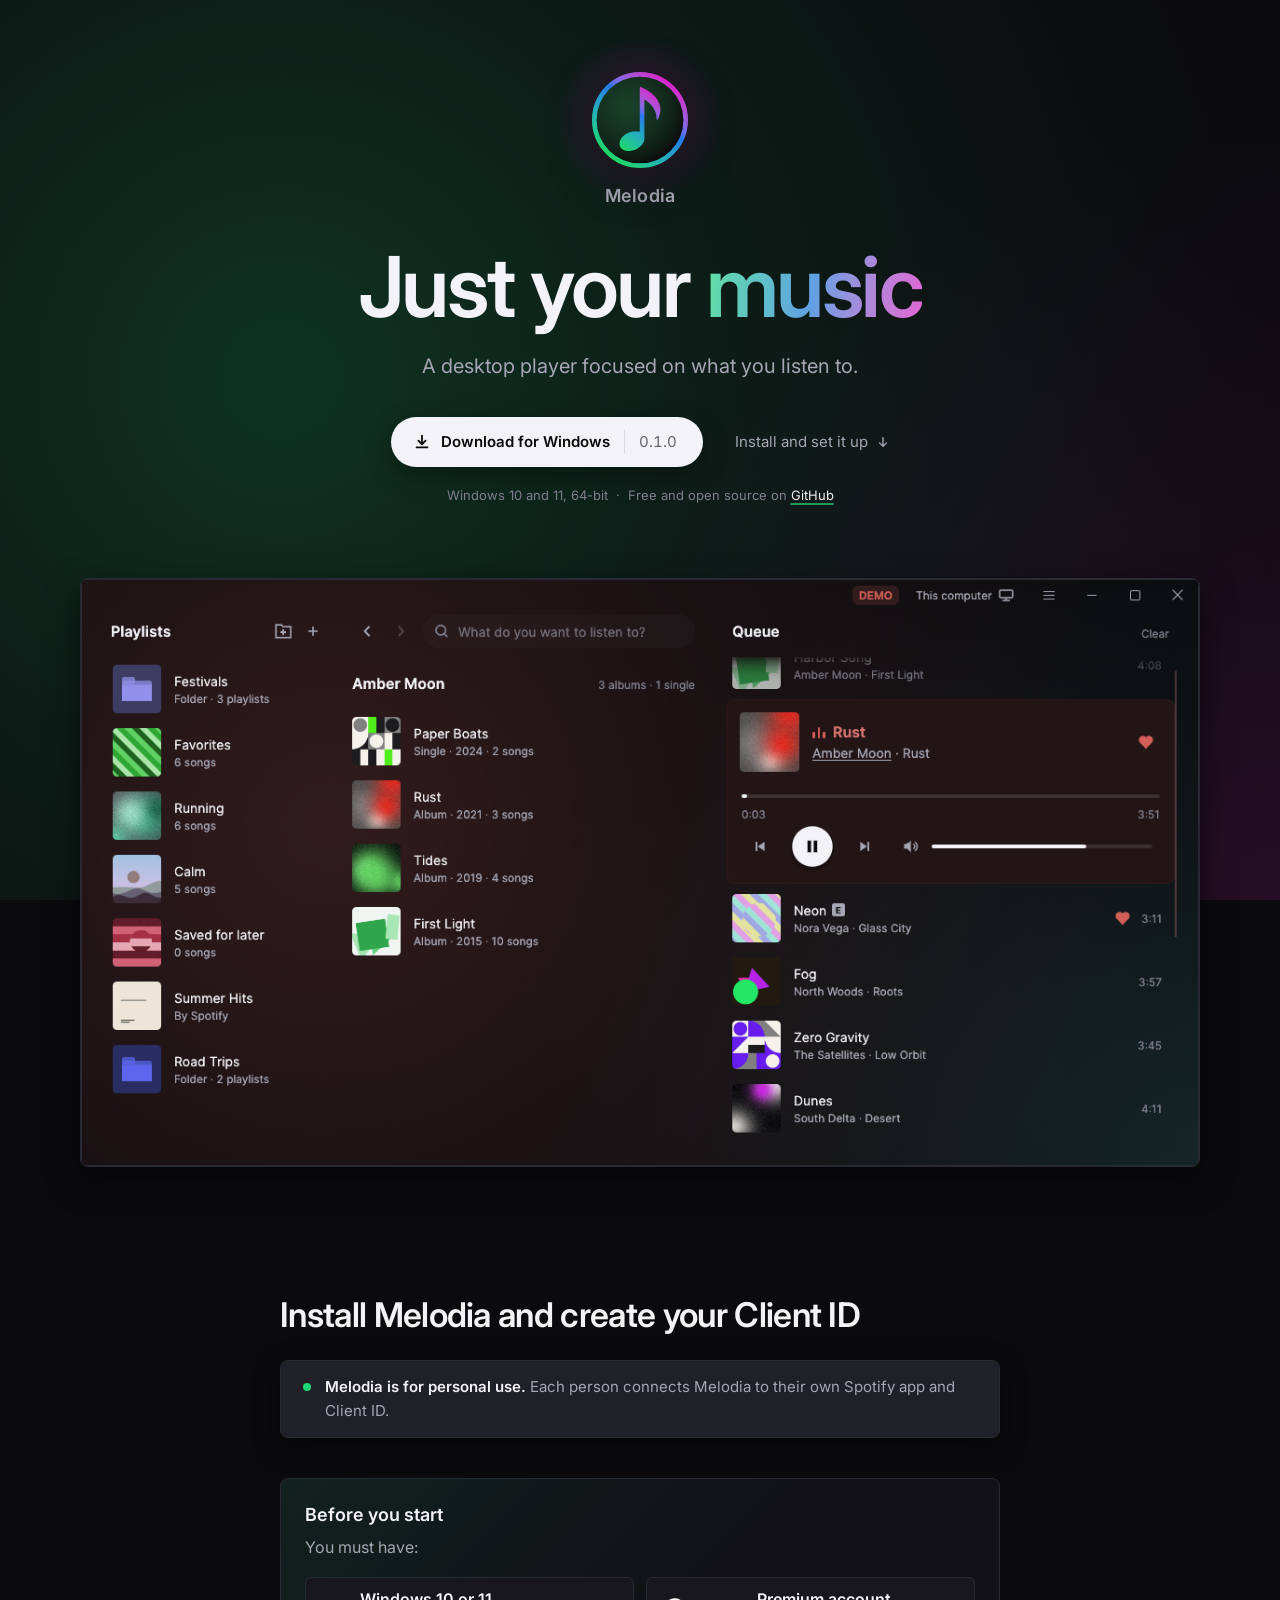
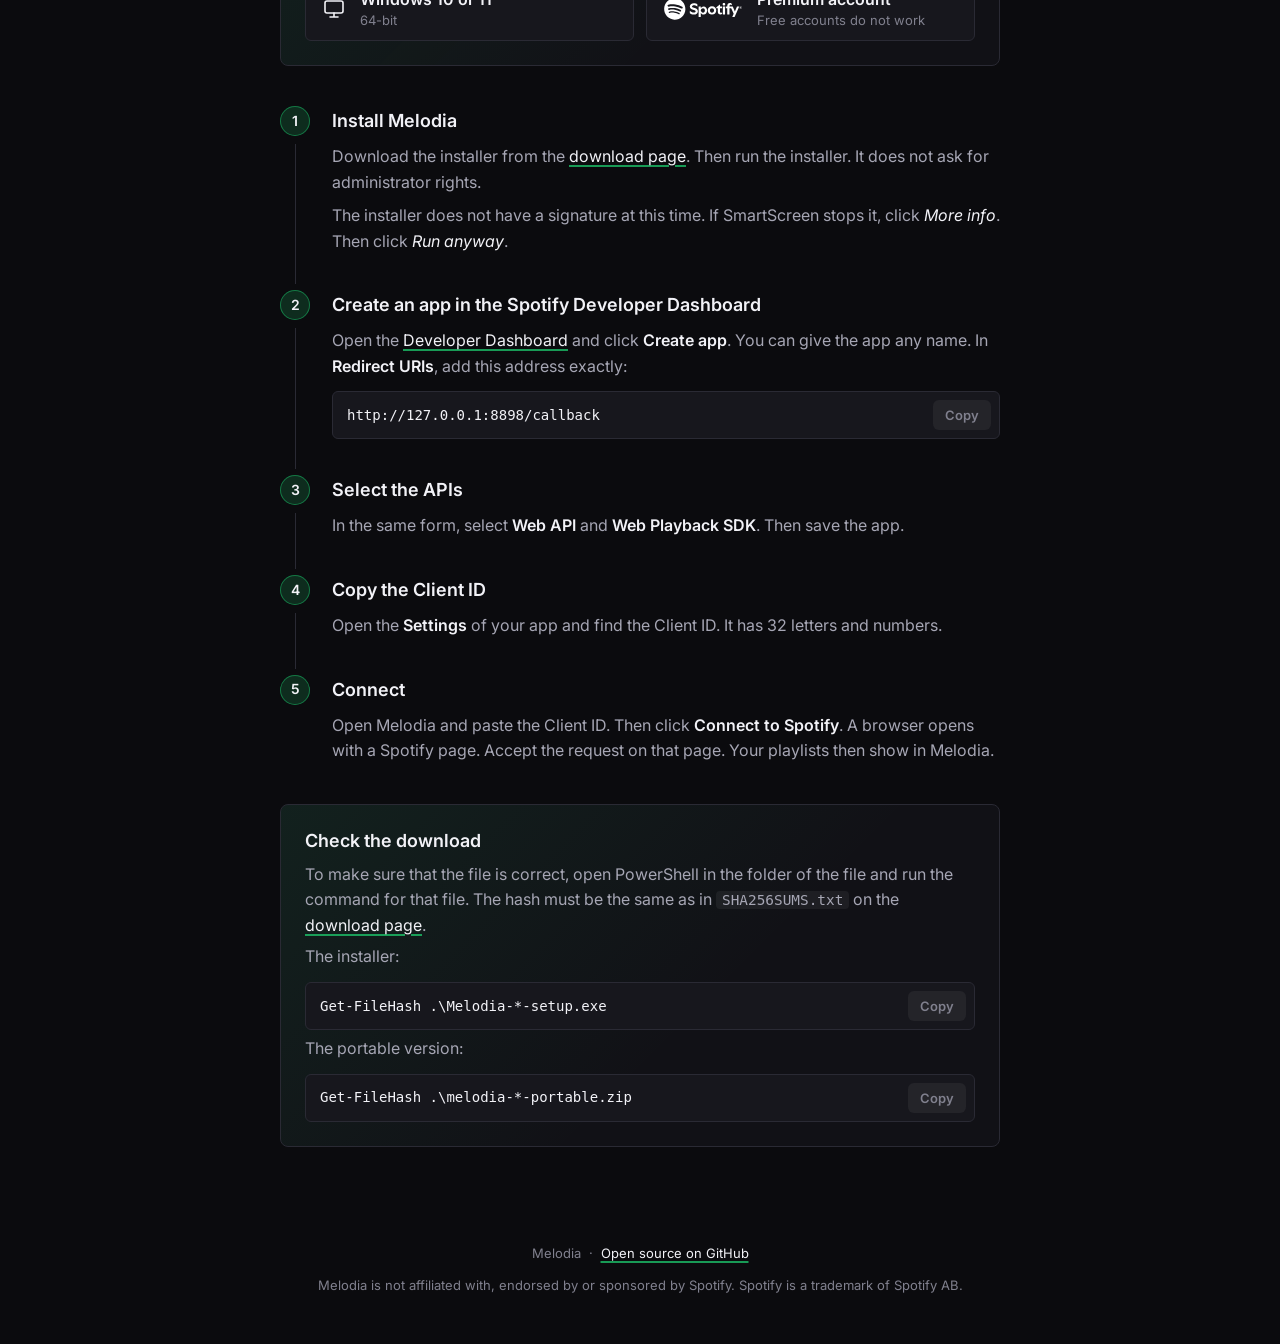
<file: web/index.html>
<!doctype html>
<html lang="en">
<head>
  <meta charset="utf-8">
  <meta name="viewport" content="width=device-width, initial-scale=1">
  <title>Melodia: just your music</title>
  <link rel="canonical" href="https://melodia.nuzkito.es/">
  <meta name="description" content="Melodia is a desktop player for Spotify on Windows, focused on what you listen to.">
  <meta name="color-scheme" content="dark">
  <meta name="theme-color" content="#0b0b0e">
  <!-- Link previews. Facebook and LinkedIn read an absolute og:image only: it must have the
       domain of the site when the site is public. -->
  <meta property="og:type" content="website">
  <meta property="og:site_name" content="Melodia">
  <meta property="og:url" content="https://melodia.nuzkito.es/">
  <meta property="og:title" content="Melodia: just your music">
  <meta property="og:description" content="A desktop player for Spotify on Windows, focused on what you listen to.">
  <meta property="og:image" content="https://melodia.nuzkito.es/player.png">
  <meta property="og:image:width" content="1200">
  <meta property="og:image:height" content="630">
  <meta property="og:image:alt" content="The Melodia window, with the playlists, the albums and singles of an artist and the queue">
  <meta name="twitter:card" content="summary_large_image">
  <link rel="icon" href="icon.svg" type="image/svg+xml">
  <link rel="preconnect" href="https://fonts.googleapis.com">
  <link rel="preconnect" href="https://fonts.gstatic.com" crossorigin>
  <link rel="stylesheet" href="https://fonts.googleapis.com/css2?family=Inter:wght@400;600&display=swap">
  <link rel="stylesheet" href="style.css">
  <script src="main.js" defer></script>
</head>
<body>
  <div class="backdrop" aria-hidden="true">
    <div class="glow glow-accent"></div>
    <div class="glow glow-complement"></div>
  </div>

  <main>
    <section class="hero" aria-labelledby="headline">
      <a class="brand" href="#">
        <span class="brand-mark">
          <img src="icon.svg" alt="" width="96" height="96">
        </span>
        <span class="brand-name">Melodia</span>
      </a>
      <h1 id="headline">Just your <span class="tinted">music</span></h1>
      <p class="subtitle">A desktop player focused on what you listen to.</p>
      <div class="hero-actions">
        <a class="pill pill-download" href="https://github.com/nuzkito/melodia/releases">
          <svg class="pill-icon" viewBox="0 0 20 20" width="18" height="18" aria-hidden="true">
            <path d="M10 3v9M6 8.5l4 4 4-4M4 16h12"/>
          </svg>
          Download for Windows<span class="pill-version" id="download-version" hidden></span>
        </a>
        <a class="text-button text-button-down" href="#install">
          Install and set it up
          <svg viewBox="0 0 16 16" width="14" height="14" aria-hidden="true">
            <path d="M8 3v10M4 9l4 4 4-4"/>
          </svg>
        </a>
      </div>
      <p class="hint">Windows 10 and 11, 64-bit<span aria-hidden="true">·</span>Free and open source on <a href="https://github.com/nuzkito/melodia">GitHub</a></p>
      <figure class="shot">
        <img src="player.png" width="1200" height="630"
             alt="The Melodia window: the playlists and folders on the left, the albums and singles of an artist in the center and the queue on the right, with a song by the artist playing and its controls">
      </figure>
    </section>

    <section id="install" class="guide" aria-labelledby="install-title">
      <h2 id="install-title">Install Melodia and create your Client ID</h2>

      <aside class="notice" aria-label="Personal use">
        <span class="dot" aria-hidden="true"></span>
        <p><strong>Melodia is for personal use.</strong> Each person connects Melodia to their own Spotify app and Client ID.</p>
      </aside>

      <section class="requirements" aria-labelledby="requirements-title">
        <h3 id="requirements-title">Before you start</h3>
        <p>You must have:</p>
        <ul class="needs">
          <li class="need">
            <svg class="need-icon" viewBox="0 0 24 24" width="24" height="24" aria-hidden="true">
              <rect x="3" y="4" width="18" height="12" rx="2"/>
              <path d="M8 20h8M12 16v4"/>
            </svg>
            <span>
              <strong>Windows 10 or 11</strong>
              <small>64-bit</small>
            </span>
          </li>
          <li class="need">
            <img class="spotify-logo" src="spotify-full-logo-white.svg" width="80" height="22" alt="Spotify">
            <span>
              <strong>Premium account</strong>
              <small>Free accounts do not work</small>
            </span>
          </li>
        </ul>
      </section>

      <ol class="steps">
        <li class="step">
          <h3>Install Melodia</h3>
          <p>Download the installer from the <a href="https://github.com/nuzkito/melodia/releases">download page</a>. Then run the installer. It does not ask for administrator rights.</p>
          <p>The installer does not have a signature at this time. If SmartScreen stops it, click <em>More info</em>. Then click <em>Run anyway</em>.</p>
        </li>
        <li class="step">
          <h3>Create an app in the Spotify Developer Dashboard</h3>
          <p>Open the <a href="https://developer.spotify.com/dashboard" rel="noopener">Developer Dashboard</a> and click <strong>Create app</strong>. You can give the app any name. In <strong>Redirect URIs</strong>, add this address exactly:</p>
          <div class="copy-field">
            <code id="redirect-uri">http://127.0.0.1:8898/callback</code>
            <button class="copy" type="button" data-copy="redirect-uri" aria-label="Copy the redirect URI" hidden>Copy</button>
          </div>
        </li>
        <li class="step">
          <h3>Select the APIs</h3>
          <p>In the same form, select <strong>Web API</strong> and <strong>Web Playback SDK</strong>. Then save the app.</p>
        </li>
        <li class="step">
          <h3>Copy the Client ID</h3>
          <p>Open the <strong>Settings</strong> of your app and find the Client ID. It has 32 letters and numbers.</p>
        </li>
        <li class="step">
          <h3>Connect</h3>
          <p>Open Melodia and paste the Client ID. Then click <strong>Connect to Spotify</strong>. A browser opens with a Spotify page. Accept the request on that page. Your playlists then show in Melodia.</p>
        </li>
      </ol>

      <section class="check" aria-labelledby="check-title">
        <h3 id="check-title">Check the download</h3>
        <p>To make sure that the file is correct, open PowerShell in the folder of the file and run the command for that file. The hash must be the same as in <code>SHA256SUMS.txt</code> on the <a href="https://github.com/nuzkito/melodia/releases">download page</a>.</p>
        <p>The installer:</p>
        <div class="copy-field">
          <code id="hash-installer">Get-FileHash .\Melodia-*-setup.exe</code>
          <button class="copy" type="button" data-copy="hash-installer" aria-label="Copy the command that shows the hash of the installer" hidden>Copy</button>
        </div>
        <p>The portable version:</p>
        <div class="copy-field">
          <code id="hash-portable">Get-FileHash .\melodia-*-portable.zip</code>
          <button class="copy" type="button" data-copy="hash-portable" aria-label="Copy the command that shows the hash of the portable version" hidden>Copy</button>
        </div>
      </section>
    </section>
  </main>

  <footer class="bottom">
    <span>Melodia</span>
    <span aria-hidden="true">·</span>
    <a href="https://github.com/nuzkito/melodia">Open source on GitHub</a>
    <p class="disclaimer">Melodia is not affiliated with, endorsed by or sponsored by Spotify. Spotify is a trademark of Spotify AB.</p>
  </footer>
</body>
</html>
</file>
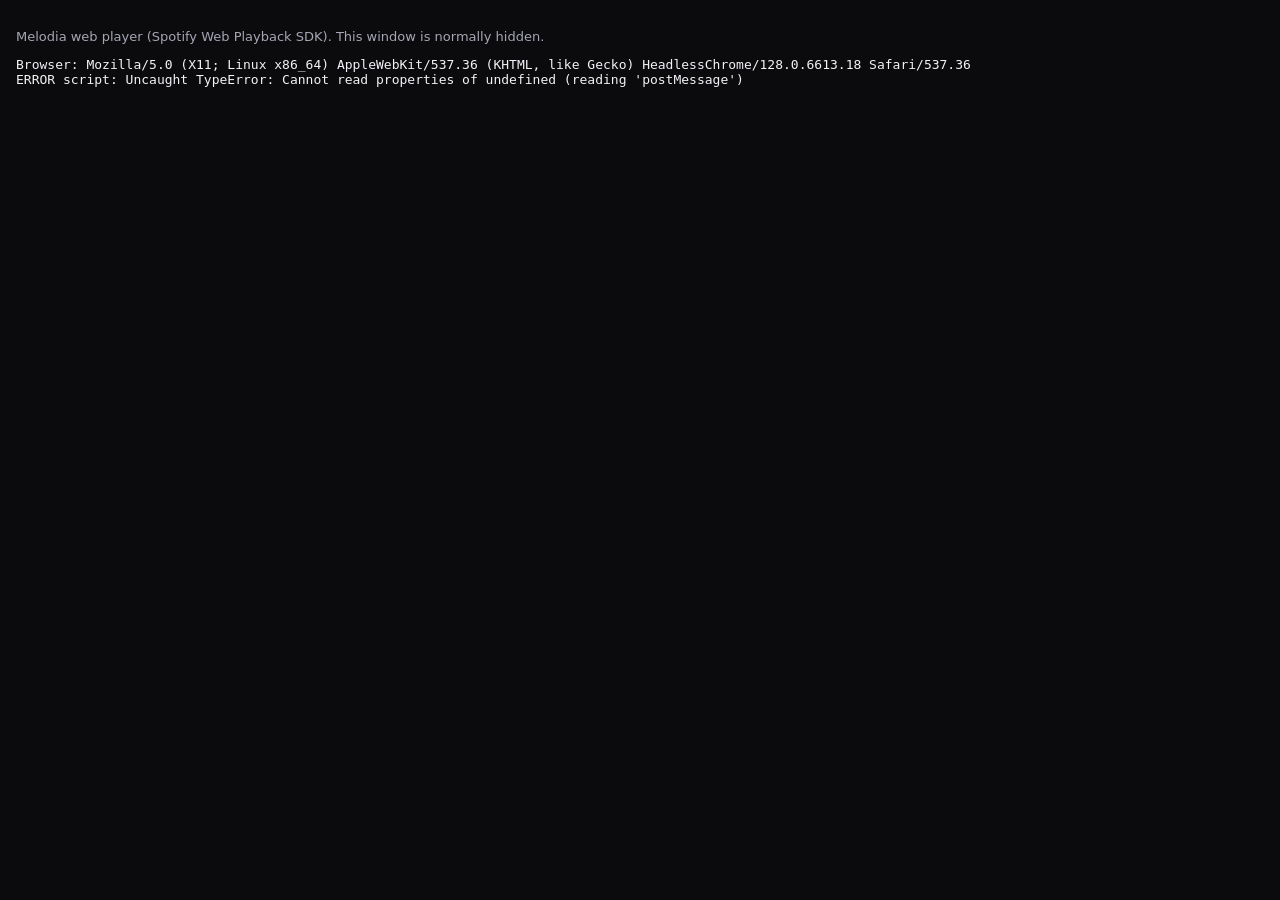
<file: src/webplayer/player.html>
<!doctype html>
<html lang="en">
<head>
<meta charset="utf-8">
<title>Melodia · web player</title>
<style>
  html, body { margin: 0; background: #0b0b0e; color: #a6a6b4; font: 13px "Segoe UI", system-ui, sans-serif; }
  main { padding: 16px; }
  pre { white-space: pre-wrap; color: #f2f2f7; }
</style>
</head>
<body>
<main>
  <p>Melodia web player (Spotify Web Playback SDK). This window is normally hidden.</p>
  <pre id="log"></pre>
</main>
<script>
"use strict";
(() => {
  // Messages to Melodia: one JSON object per message (see src/webplayer/mod.rs).
  const send = (message) => window.ipc.postMessage(JSON.stringify(message));
  const output = document.getElementById("log");
  const log = (message) => {
    output.textContent += message + "\n";
    send({ type: "log", message: String(message) });
  };
  const fail = (kind, message) => {
    output.textContent += "ERROR " + kind + ": " + message + "\n";
    send({ type: "error", kind, message: String(message) });
  };

  window.addEventListener("error", (event) => fail("script", event.message));
  window.addEventListener("unhandledrejection", (event) => fail("script", String(event.reason)));
  log("Browser: " + navigator.userAgent);

  // The SDK plays DRM-protected audio (Widevine): report early if it is missing.
  if (!navigator.requestMediaKeySystemAccess) {
    fail("drm", "This WebView does not support protected content (EME).");
  } else {
    navigator
      .requestMediaKeySystemAccess("com.widevine.alpha", [{
        initDataTypes: ["cenc"],
        audioCapabilities: [{ contentType: 'audio/mp4; codecs="mp4a.40.2"' }],
      }])
      .then(() => log("Widevine available"), (error) => fail("drm", "Widevine not available: " + error));
  }

  // The tokens come from Melodia through `window.melodia.deliverToken`.
  let waitingForToken = [];
  window.melodia = {
    deliverToken(token) {
      const callbacks = waitingForToken;
      waitingForToken = [];
      callbacks.forEach((callback) => callback(token));
    },
    // Melodia calls this when the app is about to close. If the music plays here, the page pauses
    // it, because then the SDK tells Spotify the position. If not, the page closes without a
    // message, and Spotify goes back to an older position.
    async prepareToClose() {
      try {
        const player = window.melodia.player;
        const state = player ? await player.getCurrentState() : null;
        if (state && !state.paused) {
          await pauseWithFade(player);
          log("Paused before closing, at " + Math.round(state.position / 1000) + " s");
        }
      } catch (error) {
        log("Could not pause before closing: " + error);
      }
      send({ type: "ready_to_close" });
    },
    // The volume that the user selects in Melodia (0..100). The SDK applies it here, without a
    // Web API request. Before the player exists, the page keeps it to create the player with it.
    setVolume(percent) {
      volume = gainOf(percent);
      const player = window.melodia.player;
      if (player) {
        // During a fade, the next step already uses the new volume.
        applyLevel(player).catch((error) => log("Could not set the volume: " + error));
      }
    },
    // A player command (`PageControl` in src/webplayer/mod.rs) that the SDK does here, without a
    // Web API request. If it fails, Melodia sends it through the Web API.
    // A media key on the keyboard (Melodia gets it, not the browser, so play and pause fade
    // for all windows that have the focus).
    mediaKey(key) {
      const player = window.melodia.player;
      log("Media key: " + key);
      if (!player) {
        return;
      }
      if (key === "play_pause") {
        player.togglePlay().catch((error) => log("Could not toggle from a media key: " + error));
      } else {
        window.melodia.control(key);
      }
    },
    control(action, position) {
      const player = window.melodia.player;
      const failed = (message) => {
        log("Could not " + action + ": " + message);
        send({ type: "control_failed", action, position: position ?? null, message: String(message) });
      };
      const calls = {
        resume: () => resumeWithFade(player),
        pause: () => pauseWithFade(player),
        fade_in: () => armFadeIn(player),
        next: () => player.nextTrack(),
        previous: () => player.previousTrack(),
        seek: () => player.seek(position),
      };
      if (!player || !calls[action]) {
        failed(player ? "unknown command" : "the player is not ready");
        return;
      }
      calls[action]().catch(failed);
    },
  };

  // The Spotify ID in `uri`, if it is a `spotify:<kind>:<id>` URI.
  const idOf = (uri, kind) => {
    const parts = typeof uri === "string" ? uri.split(":") : [];
    return parts.length === 3 && parts[1] === kind ? parts[2] : null;
  };
  // An SDK track in the Web API format, which Melodia already reads (it skips types that it does
  // not support, for example episodes and ads).
  const describe = (track) => track && {
    type: track.type || "track",
    uri: track.uri,
    name: track.name || "",
    duration_ms: Math.round(track.duration_ms || 0),
    artists: (track.artists || []).map((artist) => ({
      name: artist.name || "",
      id: idOf(artist.uri, "artist"),
    })),
    album: track.album ? {
      name: track.album.name || "",
      id: idOf(track.album.uri, "album"),
      images: (track.album.images || []).map((image) => ({ url: image.url, width: image.width ?? null })),
    } : null,
  };

  // The volume of the SDK is a linear gain, but the ear hears loudness logarithmically. A linear
  // 1 % sounds like approximately 30 % in Spotify's apps. Thus the percentage goes through a
  // curve (gain = p⁴), near to what Spotify's own apps do.
  const VOLUME_CURVE = 4;
  const gainOf = (percent) => {
    const fraction = Math.min(100, Math.max(0, Number(percent) || 0)) / 100;
    return fraction ** VOLUME_CURVE;
  };

  // The volume that the user set last time (`?volume=0..100`), or full volume.
  const asked = Number(new URLSearchParams(location.search).get("volume") ?? 100);
  const savedVolume = Number.isFinite(asked) ? Math.min(100, Math.max(0, asked)) : 100;
  let volume = gainOf(savedVolume);

  // «Play» and «Pause» fade the music in and out, and do not cut it. This also applies when the
  // app closes, and to a resume that sends the queue again. A track that starts or ends, next,
  // previous and seek do not fade.
  // `level` (0..1, on the same curve as the volume) scales the user's volume. It is 1, but not
  // during a fade.
  const FADE_MS = 150;
  const FADE_STEP_MS = 20;
  let level = 1;
  // Each fade gets a new number. A newer «play» or «pause» stops the older fade.
  let fade = 0;
  const applyLevel = (player) => player.setVolume(volume * level ** VOLUME_CURVE);
  const wait = (ms) => new Promise((resolve) => setTimeout(resolve, ms));
  // Moves `level` to `target` in `FADE_MS`. False if a newer fade started.
  const fadeTo = async (player, id, target) => {
    const start = level;
    const steps = Math.max(1, Math.round((FADE_MS * Math.abs(target - start)) / FADE_STEP_MS));
    for (let step = 1; step <= steps; step++) {
      if (fade !== id) {
        return false;
      }
      level = start + ((target - start) * step) / steps;
      await applyLevel(player);
      if (step < steps) {
        await wait(FADE_STEP_MS);
      }
    }
    return fade === id;
  };
  // The SDK's own `pause` and `resume`, which the page replaces with the fading functions (see
  // `fadeEveryPlayAndPause`).
  const nativeCall = (player, name) => (player["native_" + name] || player[name]).call(player);
  // The time limit for a change of play/pause to be from Melodia. Thus the page does not think
  // that it came from a different source (a media key, a different app, a phone).
  let ownUntil = 0;
  const own = () => {
    ownUntil = Date.now() + 1500;
  };
  const pauseWithFade = async (player) => {
    const id = ++fade;
    own();
    try {
      if (!(await fadeTo(player, id, 0))) {
        // A «play» came during the fade: the music continues to play.
        return;
      }
      await nativeCall(player, "pause");
    } finally {
      own();
      // Back to the full volume, so that the user hears the next music (a new track…).
      if (fade === id) {
        level = 1;
        await applyLevel(player);
      }
    }
  };
  const resumeWithFade = async (player) => {
    const id = ++fade;
    own();
    try {
      // Silent first, if it does not still play (a «pause» that fades out).
      const state = await player.getCurrentState();
      if (fade !== id) {
        return;
      }
      if (state && state.paused) {
        level = 0;
        await applyLevel(player);
      }
      if (fade !== id) {
        // A «pause» came in the meantime: the music already stays paused.
        return;
      }
      await nativeCall(player, "resume");
      await fadeTo(player, id, 1);
      own();
    } catch (error) {
      if (fade === id) {
        level = 1;
        await applyLevel(player).catch(() => {});
      }
      throw error;
    }
  };

  // A «play» that Melodia does with a Web API request (a resume that sends the full queue again)
  // restarts the track. Make it silent first, and fade it in when the SDK reports that it plays.
  // If that does not occur, the volume comes back after `FADE_IN_WAIT_MS`.
  const FADE_IN_WAIT_MS = 5000;
  let fadeInArmed = false;
  const armFadeIn = async (player) => {
    const id = ++fade;
    own();
    fadeInArmed = true;
    level = 0;
    await applyLevel(player);
    setTimeout(async () => {
      if (fadeInArmed && fade === id) {
        fadeInArmed = false;
        level = 1;
        await applyLevel(player).catch(() => {});
      }
    }, FADE_IN_WAIT_MS);
  };
  const fadeInIfArmed = (player, state) => {
    if (!fadeInArmed || !state || state.paused) {
      return;
    }
    fadeInArmed = false;
    own();
    const id = ++fade;
    fadeTo(player, id, 1)
      .catch((error) => log("Could not fade in: " + error));
  };

  // All calls from the page to the SDK's `pause`, `resume` or `togglePlay` get the fade. Play and
  // pause from a different device go directly to the SDK, and the page cannot stop them.
  // `fadeInExternalResume` makes at least the start softer.
  const fadeEveryPlayAndPause = (player) => {
    player.native_pause = player.pause.bind(player);
    player.native_resume = player.resume.bind(player);
    player.native_togglePlay = player.togglePlay.bind(player);
    player.pause = () => pauseWithFade(player);
    player.resume = () => resumeWithFade(player);
    player.togglePlay = async () => {
      const state = await player.getCurrentState();
      if (!state) {
        return undefined; // the music is not playing in this app
      }
      return state.paused ? resumeWithFade(player) : pauseWithFade(player);
    };
  };
  // The same track starts to play again, and Melodia did not ask for it. The page makes the volume
  // silent immediately and fades it in. (A pause from outside already occurred when the page
  // knows about it, so the page cannot do this for a pause.)
  let wasPaused = null;
  let pausedTrack = null;
  const fadeInExternalResume = (player, state) => {
    if (!state) {
      return;
    }
    const uri = state.track_window && state.track_window.current_track && state.track_window.current_track.uri;
    const resumed = wasPaused === true && !state.paused && uri === pausedTrack;
    wasPaused = state.paused;
    pausedTrack = uri;
    if (resumed && Date.now() > ownUntil && !fadeInArmed) {
      log("Play from outside the page: fading in");
      own();
      const id = ++fade;
      level = 0;
      applyLevel(player)
        .then(() => fadeTo(player, id, 1))
        .catch((error) => log("Could not fade in: " + error));
    }
  };

  // The browser's media session. The SDK's own media session, in an iframe that the page cannot
  // get to, would play and pause without a fade. Thus it is off (`enableMediaSession: false`), and
  // the page keeps a media session with the fading play and pause. (Melodia gets the media keys
  // of the keyboard, and they arrive through `window.melodia.mediaKey`.)
  const takeMediaKeys = (player) => {
    const session = navigator.mediaSession;
    if (!session) {
      return;
    }
    const handlers = {
      play: () => resumeWithFade(player),
      pause: () => pauseWithFade(player),
      nexttrack: () => player.nextTrack(),
      previoustrack: () => player.previousTrack(),
    };
    for (const [action, handler] of Object.entries(handlers)) {
      try {
        session.setActionHandler(action, () => {
          log("Media key: " + action);
          handler().catch((error) => log("Could not " + action + " from a media key: " + error));
        });
      } catch (error) {
        log("Could not take the " + action + " media key: " + error);
      }
    }
  };
  // What the media controls of the system show for the current track.
  const showInMediaSession = (state) => {
    const session = navigator.mediaSession;
    const track = state && state.track_window && state.track_window.current_track;
    if (!session || !track) {
      return;
    }
    try {
      session.playbackState = state.paused ? "paused" : "playing";
      session.metadata = new MediaMetadata({
        title: track.name || "",
        artist: (track.artists || []).map((artist) => artist.name).join(", "),
        album: (track.album && track.album.name) || "",
        artwork: ((track.album && track.album.images) || []).map((image) => ({ src: image.url })),
      });
    } catch (error) {
      log("Could not update the media session: " + error);
    }
  };

  window.onSpotifyWebPlaybackSDKReady = () => {
    log("Spotify SDK loaded (volume " + savedVolume + " %, gain " + volume.toFixed(4) + ")");
    const player = new Spotify.Player({
      name: "Melodia",
      getOAuthToken: (callback) => {
        waitingForToken.push(callback);
        send({ type: "need_token" });
      },
      volume,
      enableMediaSession: false,
    });
    player.addListener("ready", ({ device_id }) => {
      log("Device ready: " + device_id);
      send({ type: "ready", device_id });
    });
    player.addListener("not_ready", ({ device_id }) => send({ type: "not_ready", device_id }));
    for (const kind of ["initialization_error", "authentication_error", "account_error", "playback_error"]) {
      player.addListener(kind, ({ message }) => fail(kind, message));
    }
    player.addListener("autoplay_failed", () => fail("autoplay_failed", "The browser blocked autoplay."));
    // A report of the playback state. The page also sends it sometimes while a different device
    // plays. `here` tells Melodia if the music is in this app.
    const report = async (state) => {
      if (!state) {
        send({ type: "inactive" });
        return;
      }
      // `getCurrentState` has a state only when the music plays on this SDK. Thus Melodia knows
      // where the music plays and does not ask Spotify.
      let here = null;
      try {
        here = (await player.getCurrentState()) !== null;
      } catch (error) {
        log("Could not tell where the music plays: " + error);
      }
      if (here) {
        showInMediaSession(state);
      }
      const window_ = state.track_window || {};
      const track = window_.current_track;
      send({
        type: "state",
        paused: state.paused,
        position: Math.round(state.position),
        track_uri: track ? track.uri : null,
        shuffle: typeof state.shuffle === "boolean" ? state.shuffle : null,
        track: describe(track) || null,
        linked_from: (track && track.linked_from && track.linked_from.uri) || null,
        // Only the first two or three: this is sufficient to know if Melodia's view of Spotify's
        // queue is still correct.
        next_uris: Array.isArray(window_.next_tracks) ? window_.next_tracks.map((next) => next.uri) : null,
        here,
      });
    };
    // One after the other, so that they get to Melodia in order, although each one waits for
    // `getCurrentState`.
    let reporting = Promise.resolve();
    player.addListener("player_state_changed", (state) => {
      fadeInIfArmed(player, state);
      fadeInExternalResume(player, state);
      reporting = reporting.then(() => report(state)).catch((error) => fail("script", String(error)));
    });
    player.connect().then((connected) => {
      if (connected) {
        log("Connected to Spotify");
      } else {
        fail("connect", "The SDK could not connect to Spotify.");
      }
    });
    window.melodia.player = player;
    fadeEveryPlayAndPause(player);
    takeMediaKeys(player);
  };

  const sdk = document.createElement("script");
  sdk.src = "https://sdk.scdn.co/spotify-player.js";
  sdk.onerror = () => fail("network", "Could not download the Spotify SDK (sdk.scdn.co).");
  document.body.appendChild(sdk);
})();
</script>
</body>
</html>
</file>
<file: web/style.css>
/* Melodia's landing page. Colors, radii, spacing and motion come from docs/design.md. The
   backdrop is the backdrop of the app (backdrop.rs). main.js turns its hue with the scroll. */

:root {
  color-scheme: dark;

  /* theme.rs */
  --bg: rgb(11 11 14);
  --surface: rgb(23 23 29);
  --surface-hover: rgb(32 32 40);
  --border: rgb(42 42 52);
  --text: rgb(242 242 247);
  --text-dim: rgb(166 166 180);
  --text-faint: rgb(128 128 142);
  --focus-ring: rgb(206 206 210 / 0.85);
  --dark-ink: rgb(8 8 10);

  --radius-small: 4px;
  --radius-medium: 6px;
  --radius-large: 8px;

  /* The tint, as "r g b": the accent and the light at the center of each glow. main.js changes
     them. These start values (Spotify green) stay without scripts or with reduced motion. */
  --accent: 30 215 96;
  --light-accent: 3.8 40.8 16.4;
  --light-complement: 28.56 2.66 26.04;
  /* The two other stops of the title gradient: a quarter turn and half a turn from the accent. */
  --quarter: 30 135 215;
  --complement: 215 30 200;

  /* anim.rs: ease-out cubic */
  --ease-out: cubic-bezier(0.33, 1, 0.68, 1);

  --font: Inter, "Segoe UI", system-ui, -apple-system, "Helvetica Neue", Roboto, Arial, sans-serif;
  --mono: ui-monospace, "Cascadia Mono", Consolas, "DejaVu Sans Mono", monospace;
}

*,
*::before,
*::after {
  box-sizing: border-box;
}

html {
  scroll-behavior: smooth;
  /* Tinted with the accent, as the scroll bars of the app. */
  scrollbar-color: rgb(var(--accent) / 0.45) var(--bg);
}

body {
  margin: 0;
  background: var(--bg);
  color: var(--text);
  font: 400 16px/1.6 var(--font);
  -webkit-font-smoothing: antialiased;
}

img {
  max-width: 100%;
}

/* --- Backdrop ------------------------------------------------------------ */

.backdrop {
  position: fixed;
  inset: 0;
  z-index: -1;
  background: var(--bg);
  isolation: isolate;
  /* The larger side of the window, as `glows` in backdrop.rs. */
  --size: max(100vw, 100vh);
}

/* Each glow adds light to the base, as in the app. The stops sample `falloff` of backdrop.rs
   from the center to its reach (1.1 radii). */
.glow {
  position: absolute;
  inset: 0;
  mix-blend-mode: plus-lighter;
  --falloff:
    rgb(var(--light) / 0.9570) 0%,
    rgb(var(--light) / 0.9302) 4.55%,
    rgb(var(--light) / 0.8711) 9.09%,
    rgb(var(--light) / 0.8067) 13.64%,
    rgb(var(--light) / 0.7422) 18.18%,
    rgb(var(--light) / 0.6778) 22.73%,
    rgb(var(--light) / 0.6133) 27.27%,
    rgb(var(--light) / 0.5489) 31.82%,
    rgb(var(--light) / 0.4855) 36.36%,
    rgb(var(--light) / 0.4288) 40.91%,
    rgb(var(--light) / 0.3829) 45.45%,
    rgb(var(--light) / 0.3436) 50%,
    rgb(var(--light) / 0.3055) 54.55%,
    rgb(var(--light) / 0.2673) 59.09%,
    rgb(var(--light) / 0.2291) 63.64%,
    rgb(var(--light) / 0.1909) 68.18%,
    rgb(var(--light) / 0.1527) 72.73%,
    rgb(var(--light) / 0.1145) 77.27%,
    rgb(var(--light) / 0.0764) 81.82%,
    rgb(var(--light) / 0.0398) 86.36%,
    rgb(var(--light) / 0.0127) 90.91%,
    rgb(var(--light) / 0.0016) 95.45%,
    rgb(var(--light) / 0) 100%;
}

.glow-accent {
  --light: var(--light-accent);
  background: radial-gradient(circle calc(var(--size) * 0.75 * 1.1) at 22% 42%, var(--falloff));
}

.glow-complement {
  --light: var(--light-complement);
  background: radial-gradient(circle calc(var(--size) * 0.6 * 1.1) at 100% 100%, var(--falloff));
}

/* --- Shared pieces ------------------------------------------------------- */

a {
  color: var(--text-dim);
  text-decoration: underline;
  text-decoration-color: transparent;
  text-underline-offset: 3px;
  transition: color 0.16s var(--ease-out), text-decoration-color 0.16s var(--ease-out);
}

a:hover {
  color: var(--text);
  text-decoration-color: var(--text-dim);
}

:focus-visible {
  outline: 2px solid var(--focus-ring);
  outline-offset: 1px;
}

strong {
  font-weight: 600;
}

code {
  font-family: var(--mono);
  font-size: 0.9em;
  padding: 1px 6px;
  border-radius: var(--radius-small);
  background: rgb(255 255 255 / 0.055);
}

/* widgets::pill_button: on hover and press, only the fill changes. The text does not move. */
.pill {
  position: relative;
  isolation: isolate;
  display: inline-flex;
  align-items: center;
  justify-content: center;
  height: 44px;
  padding: 0 24px;
  border-radius: 999px;
  color: var(--dark-ink);
  font-weight: 600;
  font-size: 15px;
  text-decoration: none;
  white-space: nowrap;
}

.pill::before {
  content: "";
  position: absolute;
  inset: 0;
  z-index: -1;
  border-radius: inherit;
  background: var(--text);
  box-shadow: 0 8px 24px rgb(0 0 0 / 0.35);
  transition: transform 0.16s var(--ease-out), background-color 0.16s var(--ease-out);
}

.pill:hover {
  color: var(--dark-ink);
}

.pill:hover::before {
  transform: scaleX(1.05);
  background: color-mix(in srgb, var(--text), white 12%);
}

.pill:active::before {
  transform: scaleX(0.96);
  transition-duration: 0.08s;
}

.pill-icon {
  flex: none;
  margin: 0 10px 0 -4px;
  fill: none;
  stroke: currentColor;
  stroke-width: 2;
  stroke-linecap: round;
  stroke-linejoin: round;
}

/* The version is a segment of its own, after a thin divider. */
.pill-version {
  margin-left: 14px;
  padding-left: 14px;
  border-left: 1px solid rgb(8 8 10 / 0.18);
  font-weight: 400;
  font-variant-numeric: tabular-nums;
  opacity: 0.6;
}

.pill:focus-visible {
  outline-offset: 2px;
}

/* widgets::text_button */
.text-button {
  font-size: 15px;
  text-decoration: none;
  border-radius: var(--radius-medium);
}

/* As previous / next in the app: on hover, the glyph moves 2 px in its direction. */
.text-button-down {
  display: inline-flex;
  align-items: center;
  gap: 8px;
}

.text-button-down svg {
  fill: none;
  stroke: currentColor;
  stroke-width: 1.6;
  stroke-linecap: round;
  stroke-linejoin: round;
  transition: transform 0.16s var(--ease-out);
}

.text-button-down:hover svg {
  transform: translateY(2px);
}

/* --- Hero ---------------------------------------------------------------- */

main {
  max-width: 1168px;
  margin: 0 auto;
  padding: 0 24px;
}

.hero {
  display: flex;
  flex-direction: column;
  align-items: center;
  padding-top: clamp(40px, 8vh, 80px);
  text-align: center;
}

/* The icon over the name. The halo behind the icon has the tint of the backdrop. */
.brand {
  display: flex;
  flex-direction: column;
  align-items: center;
  gap: 14px;
  color: var(--text-dim);
  font-weight: 600;
  font-size: 18px;
  letter-spacing: 0.01em;
  text-decoration: none;
  border-radius: var(--radius-large);
}

.brand:hover {
  color: var(--text);
}

.brand-mark {
  position: relative;
  display: block;
  width: 96px;
  height: 96px;
}

.brand-mark::before {
  content: "";
  position: absolute;
  inset: -40%;
  z-index: -1;
  border-radius: 50%;
  background: radial-gradient(
    closest-side,
    rgb(var(--accent) / 0.32),
    rgb(var(--complement) / 0.12) 55%,
    transparent
  );
}

.brand-mark img {
  display: block;
  width: 100%;
  height: 100%;
  filter: drop-shadow(0 10px 24px rgb(0 0 0 / 0.45));
}

h1 {
  margin: 32px 0 0;
  font-size: clamp(44px, 8vw, 84px);
  font-weight: 600;
  line-height: 1.05;
  letter-spacing: -0.03em;
}

/* From the accent to the complementary color through a quarter turn, as the ring of the icon. A
   direct mix of two opposite hues goes through gray. White makes all hues light enough to read. */
.tinted {
  /* Space for the descender: background-clip cuts the text at the box of the line. */
  padding-bottom: 0.08em;
  background: linear-gradient(
    100deg,
    color-mix(in srgb, rgb(var(--accent)), white 30%),
    color-mix(in srgb, rgb(var(--quarter)), white 30%),
    color-mix(in srgb, rgb(var(--complement)), white 30%)
  );
  -webkit-background-clip: text;
  background-clip: text;
  color: transparent;
}

.subtitle {
  max-width: 34em;
  margin: 20px 0 0;
  color: var(--text-dim);
  font-size: clamp(17px, 2vw, 20px);
  line-height: 1.5;
  text-wrap: balance;
}

.hero-actions {
  display: flex;
  flex-wrap: wrap;
  align-items: center;
  justify-content: center;
  gap: 16px 32px;
  margin-top: 36px;
}

.pill-download {
  height: 50px;
  padding: 0 26px;
}

.hint {
  margin: 18px 0 0;
  color: var(--text-faint);
  font-size: 13px;
  text-wrap: balance;
}

.hint > span {
  margin: 0 8px;
}

/* The window, with its shadow (docs/design.md «Elevation»). */
.shot {
  width: 100%;
  margin: clamp(48px, 8vh, 72px) auto 0;
  max-width: 1200px;
}

.shot img {
  display: block;
  width: 100%;
  height: auto;
  border: 1px solid var(--border);
  border-radius: var(--radius-large);
  box-shadow: 0 12px 32px rgb(0 0 0 / 0.59);
}

/* --- Guide --------------------------------------------------------------- */

.guide {
  max-width: 720px;
  margin: 128px auto 0;
  scroll-margin-top: 32px;
}

.guide > h2 {
  margin: 0;
  font-size: clamp(26px, 3.4vw, 34px);
  font-weight: 600;
  line-height: 1.2;
  letter-spacing: -0.02em;
}

/* As the notices of the app (toasts.rs): a card with a dot in the accent. */
.notice {
  display: flex;
  align-items: baseline;
  gap: 14px;
  margin-top: 24px;
  padding: 14px 26px 14px 22px;
  border: 1px solid var(--border);
  border-radius: var(--radius-large);
  background: var(--surface-hover);
  box-shadow: 0 8px 24px rgb(0 0 0 / 0.55);
}

.notice .dot {
  flex: none;
  width: 8px;
  height: 8px;
  border-radius: 50%;
  background: rgb(var(--accent));
  transform: translateY(-1px);
}

.notice p {
  margin: 0;
  color: var(--text-dim);
  font-size: 15px;
}

.notice strong {
  color: var(--text);
}

/* Not a step: a card without a number. The prerequisites come before the list, and the check of
   the download comes after it. */
.requirements,
.check {
  margin-top: 40px;
  padding: 22px 24px 24px;
  border: 1px solid var(--border);
  border-radius: var(--radius-large);
  background:
    linear-gradient(135deg, rgb(var(--accent) / 0.08), transparent 60%),
    rgb(23 23 29 / 0.6);
}

/* The last step already has space below it. */
.check {
  margin-top: 4px;
}

.requirements h3,
.check h3 {
  margin: 0;
  font-size: 18px;
  font-weight: 600;
}

.requirements p,
.check p {
  margin: 6px 0 0;
  color: var(--text-dim);
}

.needs {
  display: grid;
  grid-template-columns: repeat(auto-fit, minmax(240px, 1fr));
  gap: 12px;
  margin: 16px 0 0;
  padding: 0;
  list-style: none;
}

.need {
  display: flex;
  align-items: center;
  gap: 14px;
  min-height: 64px;
  padding: 10px 16px;
  border: 1px solid var(--border);
  border-radius: var(--radius-medium);
  background: var(--surface);
}

.need span {
  display: grid;
  gap: 2px;
  line-height: 1.3;
}

.need strong {
  font-weight: 600;
}

.need small {
  color: var(--text-faint);
  font-size: 13px;
}

.need-icon {
  flex: none;
  fill: none;
  stroke: var(--text);
  stroke-width: 1.6;
  stroke-linecap: round;
  stroke-linejoin: round;
}

/* In a tile, the logo is the icon. Its clear space (half the height of the Spotify icon) stays
   as the gap. */
.need .spotify-logo {
  flex: none;
  width: 80px;
  padding: 0;
  margin: 0;
}

.steps {
  list-style: none;
  counter-reset: step;
  margin: 40px 0 0;
  padding: 0;
}

.step {
  position: relative;
  counter-increment: step;
  padding: 0 0 36px 52px;
}

/* The line between the numbers. */
.step:not(:last-child)::after {
  content: "";
  position: absolute;
  left: 15px;
  top: 38px;
  bottom: 6px;
  width: 1px;
  background: var(--border);
}

.step::before {
  content: counter(step);
  position: absolute;
  left: 0;
  top: 0;
  display: grid;
  place-items: center;
  width: 30px;
  height: 30px;
  border-radius: 50%;
  background: rgb(var(--accent) / 0.16);
  box-shadow: inset 0 0 0 1px rgb(var(--accent) / 0.45);
  font-size: 14px;
  font-weight: 600;
}

.step h3 {
  margin: 0;
  font-size: 18px;
  font-weight: 600;
  line-height: 30px;
}

.step p {
  margin: 8px 0 0;
  color: var(--text-dim);
}

.step strong,
.step em {
  color: var(--text);
}

/* Links in running text: always underlined, with the line in the accent. The accent as text can
   be too dark at some hues. */
.step p a,
.check p a,
.hint a,
.bottom a {
  color: var(--text);
  text-decoration-color: rgb(var(--accent) / 0.7);
  text-decoration-thickness: 1.5px;
}

.step p a:hover,
.check p a:hover,
.hint a:hover,
.bottom a:hover {
  text-decoration-color: var(--text);
}

/* Spotify's logo (docs/design.md «Spotify's logo»). The padding is its clear space. The
   negative margin aligns the logo itself with the text. */
.spotify-logo {
  display: block;
  width: 160px;
  height: auto;
  padding: 11px;
  margin: 2px 0 -6px -11px;
  box-sizing: content-box;
}

/* The boxed field of the forms of the app. */
.copy-field {
  position: relative;
  display: flex;
  align-items: center;
  gap: 12px;
  margin-top: 12px;
  padding: 8px 8px 8px 14px;
  border: 1px solid var(--border);
  border-radius: var(--radius-medium);
  background: var(--surface);
}

.copy-field code {
  min-width: 0;
  padding: 0;
  background: none;
  font-size: 14px;
  overflow-wrap: anywhere;
}

.copy {
  flex: none;
  margin-left: auto;
  height: 30px;
  padding: 0 12px;
  border: 0;
  border-radius: var(--radius-medium);
  background: rgb(255 255 255 / 0.055);
  color: var(--text-faint);
  font: 600 13px var(--font);
  cursor: pointer;
  transition: color 0.16s var(--ease-out), background-color 0.16s var(--ease-out);
}

.copy:hover {
  color: var(--text);
  background: rgb(255 255 255 / 0.1);
}

.copy.copied {
  color: rgb(var(--accent));
  background: rgb(var(--accent) / 0.14);
  animation: copy-press 0.36s var(--ease-out);
}

/* A copy: a band of light crosses the address, and a ghost of it rises out of the field. */
.copy-field code.copied {
  background: linear-gradient(90deg, transparent 33%, rgb(var(--accent) / 0.3) 50%, transparent 67%)
    no-repeat 100% 0 / 300% 100%;
  border-radius: var(--radius-small);
  animation: copy-sweep 0.7s var(--ease-out);
}

.copy-ghost {
  position: absolute;
  color: rgb(var(--accent));
  pointer-events: none;
  animation: copy-lift 0.7s var(--ease-out) forwards;
}

@keyframes copy-press {
  35% {
    transform: scale(0.92);
  }

  70% {
    transform: scale(1.06);
  }
}

@keyframes copy-sweep {
  from {
    background-position: 100% 0;
  }

  40% {
    color: rgb(var(--accent));
  }

  to {
    background-position: 0 0;
  }
}

@keyframes copy-lift {
  from {
    opacity: 0.8;
  }

  to {
    opacity: 0;
    transform: translateY(-26px) scale(0.97);
  }
}

/* --- Footer -------------------------------------------------------------- */

.bottom {
  display: flex;
  flex-wrap: wrap;
  justify-content: center;
  gap: 8px;
  max-width: 1168px;
  margin: 64px auto 0;
  padding: 32px 24px 48px;
  color: var(--text-faint);
  font-size: 13px;
}

/* Spotify's brand guidelines ask for this statement. It goes on its own line below the links. */
.disclaimer {
  flex-basis: 100%;
  margin: 4px 0 0;
  text-align: center;
}

/* --- Entrance: as the empty states of the app ---------------------------- */

@keyframes rise {
  from {
    opacity: 0;
    transform: translateY(8px);
  }
}

.hero > * {
  animation: rise 0.4s var(--ease-out) backwards;
}

.hero > :nth-child(2) { animation-delay: 0.05s; }
.hero > :nth-child(3) { animation-delay: 0.08s; }
.hero > :nth-child(4) { animation-delay: 0.11s; }
.hero > :nth-child(5) { animation-delay: 0.14s; }
.hero > :nth-child(6) { animation-delay: 0.2s; }

/* --- Narrow screens ------------------------------------------------------ */

@media (max-width: 820px) {
  .guide {
    margin-top: 88px;
  }
}

@media (max-width: 480px) {
  .step {
    padding-left: 44px;
  }

  .notice {
    padding: 14px 18px;
  }
}

@media (prefers-reduced-motion: reduce) {
  html {
    scroll-behavior: auto;
  }

  *,
  *::before,
  *::after {
    animation: none !important;
    transition: none !important;
  }
}
</file>
